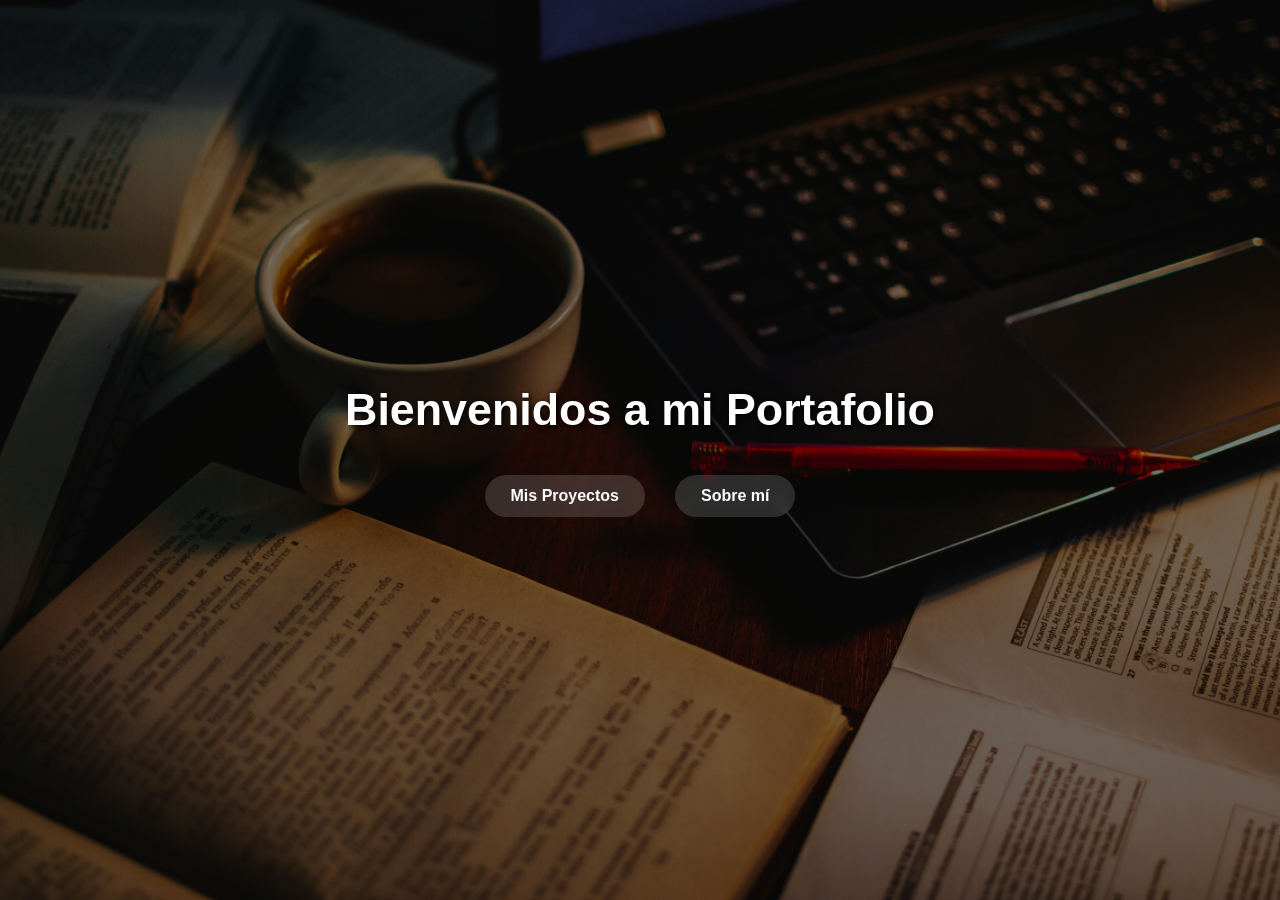
<file: index.html>
<!DOCTYPE html>
<html lang="es">
<head>
    <meta charset="UTF-8">
    <meta name="viewport" content="width=device-width, initial-scale=1.0">
    <title>Portafolio de Anabela Campos</title>
    <link rel="stylesheet" href="style.css">
</head>
<body>

    
    <header class="hero-section">
        <h1>Bienvenidos a mi Portafolio</h1>
        <nav>
            <ul>
                <li><a href="./proyectos/">Mis Proyectos</a></li>
                <li><a href="./sobre-mi/">Sobre mí</a></li>
            </ul>
        </nav>
    </header>

</body>
</html>
</file>
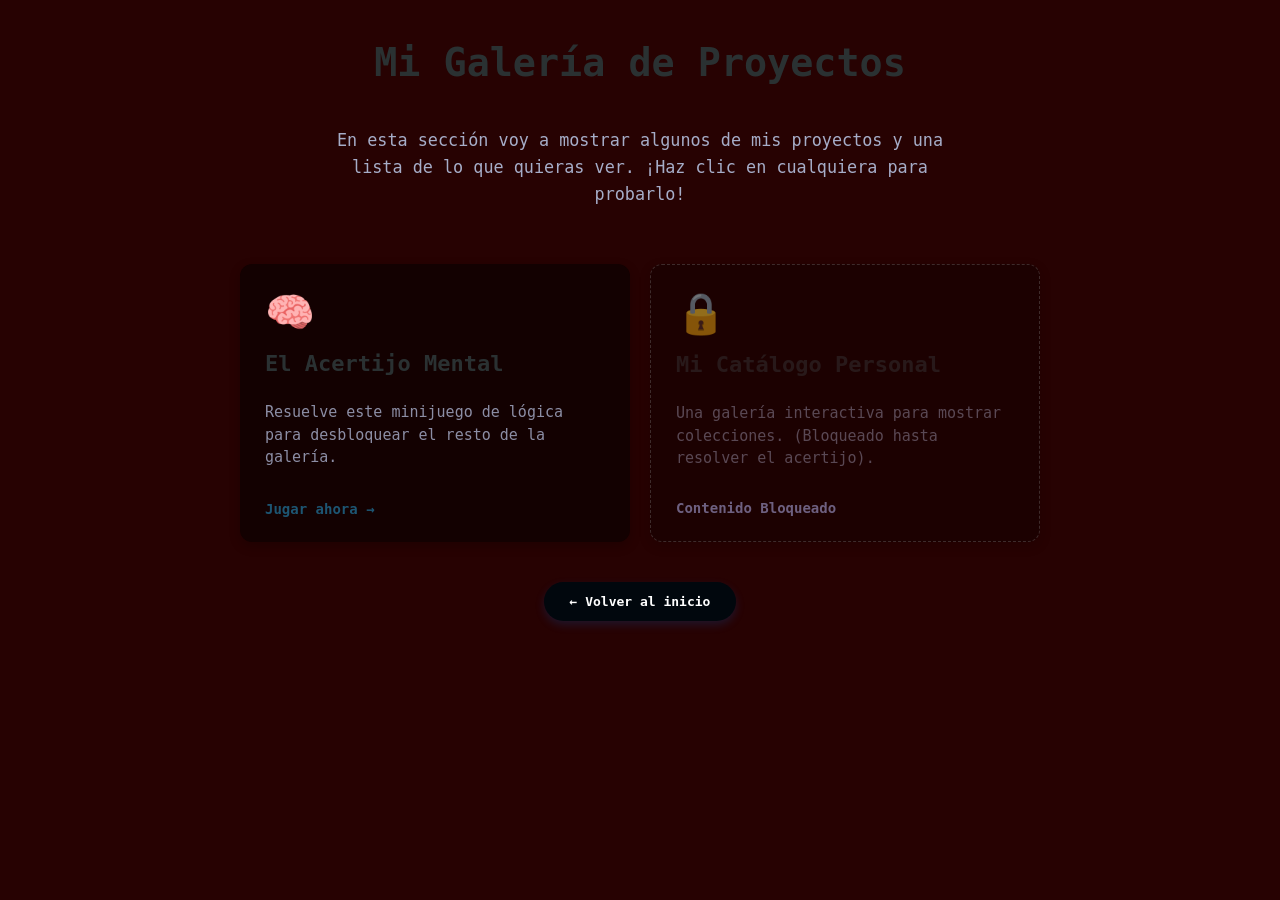
<file: proyectos/index.html>
<!DOCTYPE html>
<html lang="es">
<head>
    <meta charset="UTF-8">
    <meta name="viewport" content="width=device-width, initial-scale=1.0">
    <title>Mis Proyectos | Portafolio</title>
    <link rel="stylesheet" href="style.css">
</head>
<body>
    <div class="portfolio-container">
        <header>
            <h1 class="efecto-maquina-titulo">Mi Galería de Proyectos</h1>
            <div class="contenedor-tecleado-completo">
                <p>En esta sección voy a mostrar algunos de mis proyectos y una lista de lo que quieras ver. ¡Haz clic en cualquiera para probarlo!</p>
            </div>
        </header>

        <main class="projects-grid">
            <!-- 1. Tarjeta de tu mini-juego -->
            <a href="mini-juego/index.html" class="project-card tarjeta-acertijo">
                <div class="card-icon">🧠</div>
                <h2>El Acertijo Mental</h2>
                <p>Resuelve este minijuego de lógica para desbloquear el resto de la galería.</p>
                <span class="view-btn">Jugar ahora →</span>
            </a>

            <!-- 2. Tarjeta del Catálogo (Bloqueada) -->
            <div id="tarjetaCatalogo" class="project-card coming-soon">
                <div class="card-icon" id="iconoCatalogo">🔒</div>
                <h2>Mi Catálogo Personal</h2>
                <p>Una galería interactiva para mostrar colecciones. (Bloqueado hasta resolver el acertijo).</p>
                <span class="view-btn" id="textoBotonCatalogo">Contenido Bloqueado</span>
            </div>
        </main>

        <!-- SCRIPT DE DESBLOQUEO MEJORADO Y CORREGIDO -->
        <script>
            // Forzamos el uso de window de forma global para evitar bloqueos de rutas
            const acertijoResuelto = window.sessionStorage.getItem("acertijoCompletado");
            const tarjeta = document.getElementById("tarjetaCatalogo");
            const icono = document.getElementById("iconoCatalogo");
            const botonText = document.getElementById("textoBotonCatalogo");

            if (acertijoResuelto === "true") {
                // Quitamos el bloqueo visual de CSS
                tarjeta.classList.remove("coming-soon");
                
                // Forzamos la visibilidad y clics eliminando restricciones
                tarjeta.style.opacity = "1";
                tarjeta.style.cursor = "pointer";
                tarjeta.style.pointerEvents = "auto"; 
                
                // Cambiamos elementos visuales
                icono.innerText = "🧼";
                botonText.innerText = "Ver catálogo →";
                
                // Acción de clic para entrar al catálogo
                tarjeta.onclick = function() {
                    window.location.href = "catalogo/index.html";
                };
            }
        </script>

        <div class="contenedor-boton-abajo-centro">
            <a href="../index.html" class="boton-volver">← Volver al inicio</a>
        </div>
    </div>
</body>
</html>
</file>
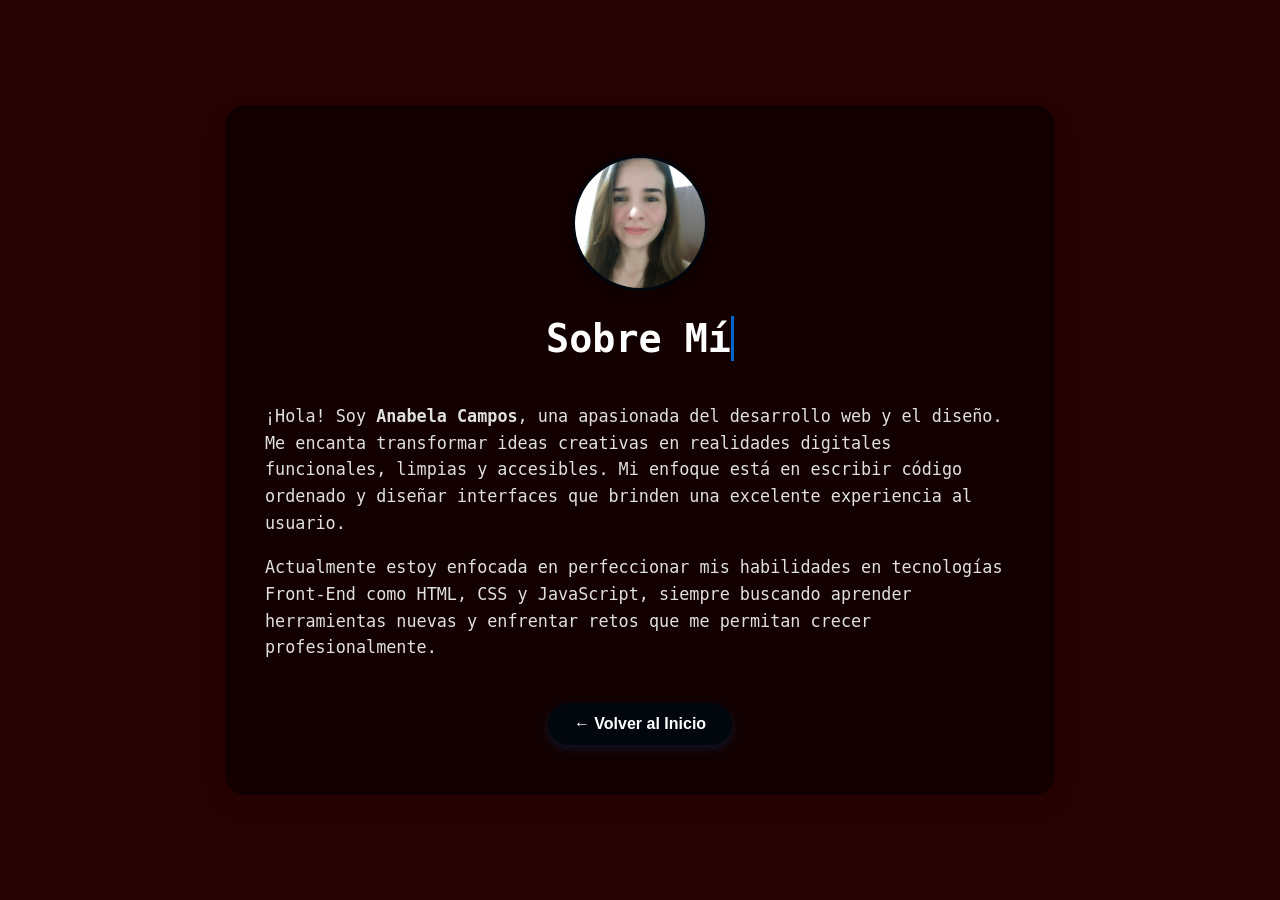
<file: sobre-mi/index.html>
<!DOCTYPE html>
<html lang="es">
<head>
    <meta charset="UTF-8">
    <meta name="viewport" content="width=device-width, initial-scale=1.0">
    <title>Sobre Mí - Portafolio</title>
    <link rel="stylesheet" href="../style.css">
</head>
<body class="sobre-mi-body">

    <section class="sobre-mi-seccion">
        <div class="sobre-mi-contenedor">
            
            <div class="sobre-mi-foto">
                <img src="marisol.jpg" alt="Foto de Marisol">
            </div>
            
            <h2 class="efecto-maquina-titulo">Sobre Mí</h2>
            
            <div class="contenedor-tecleado-completo">
                <p>
                    ¡Hola! Soy <strong>Anabela Campos</strong>, una apasionada del desarrollo web y el diseño. 
                    Me encanta transformar ideas creativas en realidades digitales funcionales, limpias y accesibles. 
                    Mi enfoque está en escribir código ordenado y diseñar interfaces que brinden una excelente experiencia al usuario.
                </p>
                <p>
                    Actualmente estoy enfocada en perfeccionar mis habilidades en tecnologías Front-End como HTML, 
                    CSS y JavaScript, siempre buscando aprender herramientas nuevas y enfrentar retos que me permitan crecer profesionalmente.
                </p>
            </div>
            
            <div class="contenedor-boton-fijo">
                <a href="../" class="boton-volver">← Volver al Inicio</a>
            </div>

        </div>
    </section>

</body>
</html>
</file>
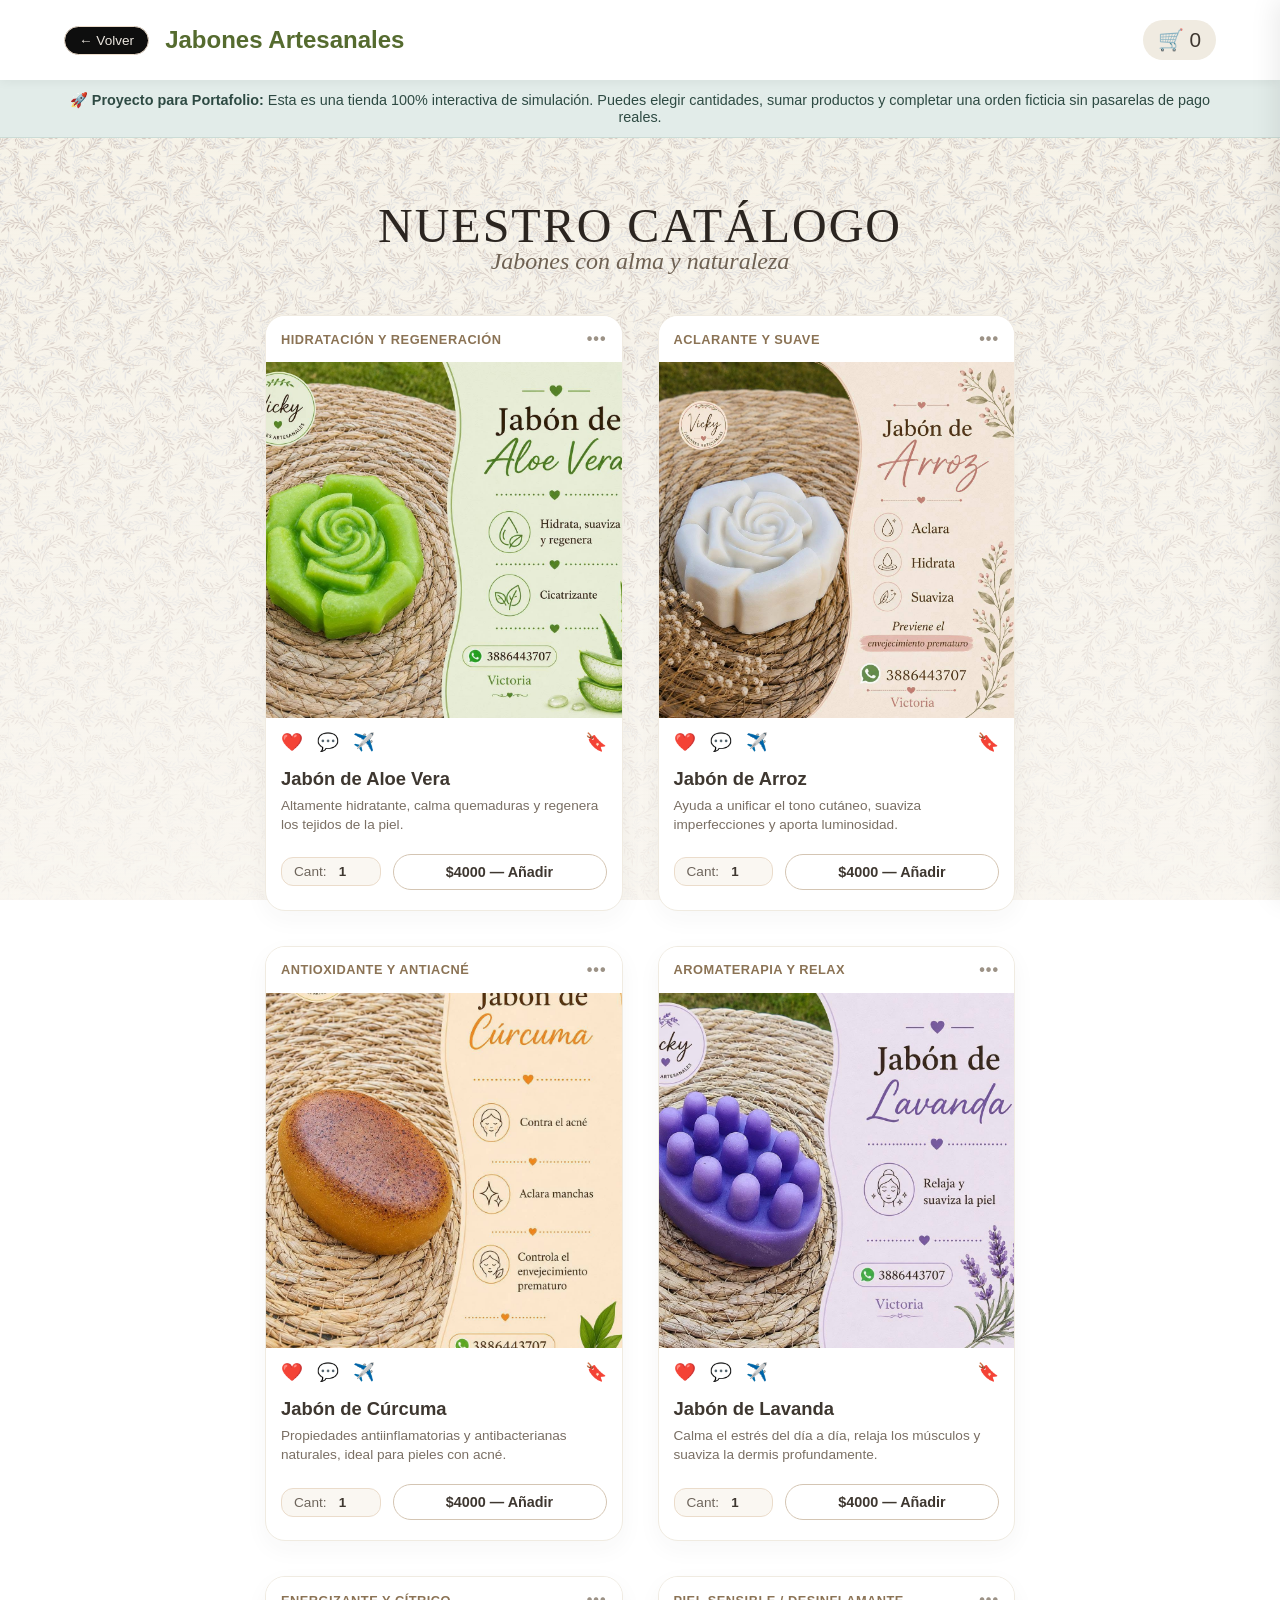
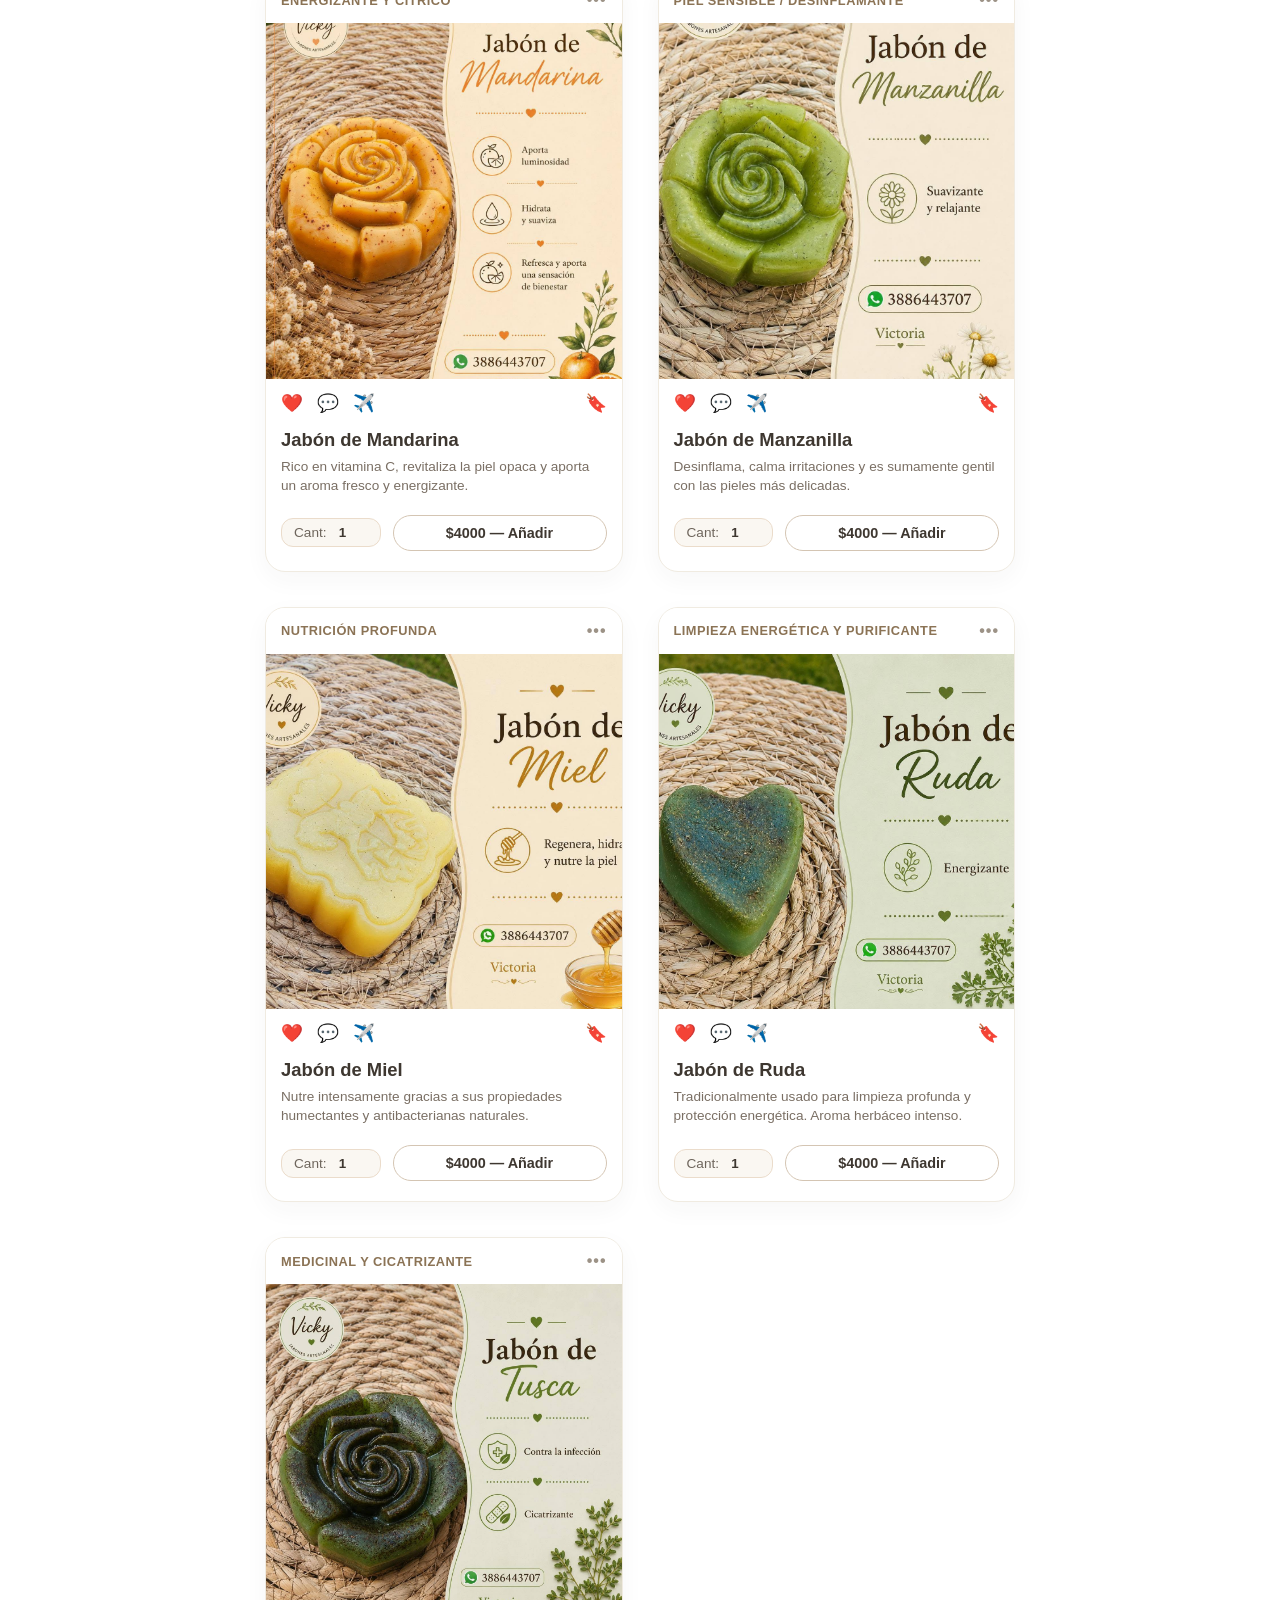
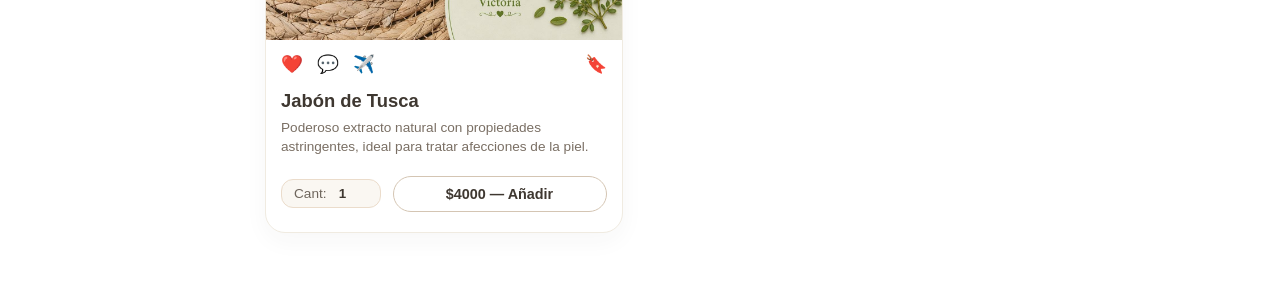
<file: proyectos/catalogo/index.html>
<!DOCTYPE html>
<html lang="es">
<head>
    <meta charset="UTF-8">
    <meta name="viewport" content="width=device-width, initial-scale=1.0">
    <title>Esencia Vital | Catálogo de Jabones (Proyecto de Portafolio)</title>
    <link rel="stylesheet" href="style.css">
</head>
<body>

    <header>
        <div class="header-izquierda">
            <a href="../index.html" class="btn-volver-nav">← Volver</a>
            <div class="logo">Jabones Artesanales</div>
        </div>

        <div class="carrito-icono" onclick="alternarCarrito()">
            🛒 <span id="contador-carrito">0</span>
        </div>
    </header>


    <div class="banner-portafolio">
        <p>🚀 <strong>Proyecto para Portafolio:</strong> Esta es una tienda 100% interactiva de simulación. Puedes elegir cantidades, sumar productos y completar una orden ficticia sin pasarelas de pago reales.</p>
    </div>

    <main>
        <div class="catalogo-header-top">
            <h1 class="titulo-catalogo">Nuestro Catálogo</h1>
            <p class="subtitulo-catalogo">Jabones con alma y naturaleza</p>
        </div>
        <div id="contenedor-productos" class="cuadrula-productos"></div>
    </main>

    <aside id="carrito-lateral" class="carrito-lateral">
        <div class="carrito-header">
            <h2>Tu Carrito</h2>
            <button class="btn-cerrar" onclick="alternarCarrito()">✕</button>
        </div>
        
        <div id="carrito-items"></div>

        <div class="carrito-total">
            <p>Total: $ <span id="precio-total">0.00</span></p>
            <button id="btn-comprar" onclick="simularCompra()">Finalizar Compra Simulada</button>
        </div>
    </aside>
    <div id="modal-agradecimiento" class="modal-oculto">
        <div class="contenido-modal">
            <h2>¡Muchas Gracias! ❤️</h2>
            <p>Gracias por jugar con la adivinanza, probar el simulador de compras y explorar mi portafolio.</p>
            <p class="firma">— Anabela Campos</p>
            <button id="btn-cerrar-modal">Cerrar</button>
        </div>
    </div>
    <script src="script.js"></script>
</body>
</html>
</file>
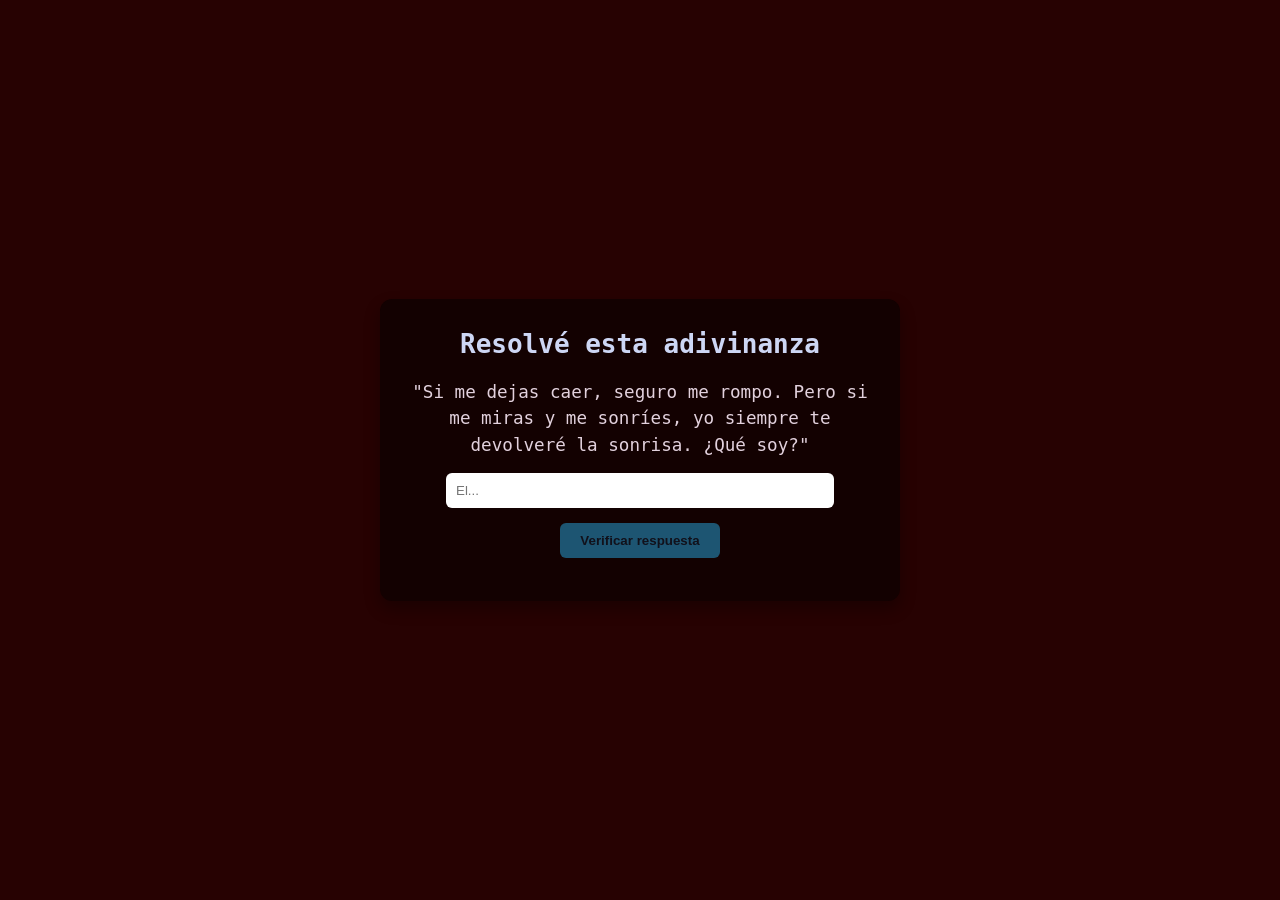
<file: proyectos/mini-juego/index.html>
<!DOCTYPE html>
<html lang="es">
<head>
    <meta charset="UTF-8">
    <meta name="viewport" content="width=device-width, initial-scale=1.0">
    <title>El Acertijo del Programador</title>
    <link rel="stylesheet" href="style.css">
</head>
<body>
    <div class="game-container" id="gameBox">
        <!-- Título principal con efecto máquina rápido -->
        <h1 class="efecto-maquina-titulo">Resolvé esta adivinanza</h1>
        
        <!-- Contenedor para que la adivinanza aparezca MUY lento -->
        <div class="contenedor-adivinanza-lenta">
            <p class="riddle">"Si me dejas caer, seguro me rompo. Pero si me miras y me sonríes, yo siempre te devolveré la sonrisa. ¿Qué soy?"</p>
        </div>
        
        <input type="text" id="answerInput" placeholder="El...">
        <button onclick="checkAnswer()">Verificar respuesta</button>
        <p id="errorMessage" class="error"></p>
    </div>

    <script src="script.js"></script>
</body>
</html>
</file>
<file: style.css>
body {
    font-family: Arial, sans-serif; 
    background-color: #f2f2f2;
    margin: 0; 
    padding: 0;
}

a {
    text-decoration: none;
    color: #0066cc;
    font-weight: bold;
}

.hero-section {
    
    background-image: linear-gradient(rgba(0, 0, 0, 0.5), rgba(0, 0, 0, 0.5)), url('portada.jpg');
    
    background-position: center;
    background-size: cover;
    background-repeat: no-repeat;
    
    height: 100vh; 
    padding: 0 20px; 
    box-sizing: border-box;
    
    display: flex;
    flex-direction: column;
    justify-content: center; 
    align-items: center;     
}


.hero-section h1 {
    color: #ffffff; 
    text-shadow: 2px 2px 5px rgba(0, 0, 0, 0.8);
    font-size: 2.8rem;
    margin-top: 0;
    margin-bottom: 40px;
    width: 100%;
    max-width: 800px;
    text-align: center;

    animation: letrasFlotantes 1.5s ease-out forwards;
}


@keyframes letrasFlotantes {
    0% {
        opacity: 0;
        transform: translateY(40px); 
    }
    100% {
        opacity: 1;
        transform: translateY(0);    
    }
}

.hero-section nav {
    width: 100%; 
}

.hero-section nav ul {
    list-style: none;
    padding: 0;
    margin: 0;
    display: flex;
    justify-content: center; 
    flex-wrap: wrap;        
    gap: 30px; 
}

.hero-section nav ul li a {
    color: #ffffff !important;
    text-decoration: none;
    font-weight: bold;
    background-color: rgba(255, 255, 255, 0.15); 
    padding: 12px 26px;                           
    border-radius: 25px;                          
    backdrop-filter: blur(5px);                   
    transition: all 0.3s ease;
    display: inline-block;                        
}

.hero-section nav ul li a:hover {
    background-color: rgba(255, 255, 255, 0.35);
    transform: translateY(-3px);                  
    box-shadow: 0 5px 15px rgba(0,0,0,0.4);       
}

.sobre-mi-foto img {
    width: 120px !important;       
    height: 120px !important;      
    object-fit: cover;             
    border-radius: 50%;            
    border: 3px solid #01050a;     
    box-shadow: 0 4px 12px rgba(0, 0, 0, 0.1); 
    display: block;
    margin: 0 auto;     
}
.sobre-mi-body {
    background-color: #270202;
    margin: 0;
    padding: 0;
}

.sobre-mi-seccion {
    display: flex;
    justify-content: center;
    align-items: center;
    min-height: 100vh;
    padding: 40px 20px;
    box-sizing: border-box;
}

.sobre-mi-contenedor {
    display: flex;
    flex-direction: column; 
    align-items: center;    
    text-align: center;     
    max-width: 750px;
    width: 100%;
    background-color: #130101; 
    padding: 50px 40px;
    border-radius: 20px;
    box-shadow: 0 10px 30px rgba(0,0,0,0.05);
}

.sobre-mi-foto img {
    width: 130px !important;
    height: 130px !important;
    object-fit: cover;
    border-radius: 50%;
    border: 3px solid #01070e;
    box-shadow: 0 4px 15px rgba(0, 0, 0, 0.1);
    margin-bottom: 25px; 
}

.efecto-maquina-titulo {
    font-family: monospace;
    font-size: 2.4rem;
    color: #ffffff; /* Cambiado a blanco para que resalte en el fondo oscuro */
    overflow: hidden;
    white-space: nowrap;
    margin: 0 auto 25px auto;
    width: 0;
    border-right: 3px solid #0066cc; /* Cursor parpadeante opcional */
    animation: teclearTitulo 1s steps(8) forwards; /* "Sobre Mí" tiene 8 caracteres */
}

@keyframes teclearTitulo {
    from { width: 0; }
    to { width: 8ch; } /* Se expande exactamente 8 caracteres */
}


.contenedor-tecleado-completo {
    font-family: monospace;
    font-size: 1.05rem;
    color: #e0e0e0; /* Color claro para contraste */
    line-height: 1.6;
    text-align: left;
    max-width: 750px;
    margin: 0 auto;
    
    /* Configuración de la animación */
    overflow: hidden;
    max-height: 0;
    animation: teclearTextoLargo 2s ease-out 1s forwards;
}

@keyframes teclearTextoLargo {
    from { 
        max-height: 0; 
    }
    to { 
        max-height: 1000px; /* Un valor lo suficientemente alto para tus párrafos */
    }
}


.boton-volver {
    display: inline-block;
    background-color: #01070d !important; 
    color: #ffffff !important;          
    padding: 12px 26px;
    border-radius: 20px;
    text-decoration: none;
    font-weight: bold;
    margin-top: 25px;
    box-shadow: 0 4px 10px rgba(0, 102, 204, 0.2);
    transition: all 0.3s ease;
}

.boton-volver:hover {
    background-color: #010408 !important;
    transform: translateY(-2px);
    box-shadow: 0 6px 15px rgba(0, 102, 204, 0.4);
}
</file>
<file: proyectos/style.css>
body {
    font-family: monospace;
    background-color: #270202;
    color: #270202;
    margin: 0;
    padding: 40px 20px;
    display: flex;
    justify-content: center;
}
/* Definimos la animación de entrada suave */
@keyframes fadeInUp {
    from {
        opacity: 0;
        transform: translateY(20px); 
    }
    to {
        opacity: 1;
        transform: translateY(0);    
    }
}

/* Aplicamos la animación a la rejilla de proyectos */
.projects-grid {
    animation: fadeInUp 0.8s ease-out forwards;
}

.portfolio-container {
    max-width: 800px;
    width: 100%;
}
header {
    text-align: center;
    margin-bottom: 40px;
}
header h1 { color: #f5c2e7; margin-bottom: 10px; }
header p { color: #a6adc8; }

/* Rejilla para acomodar las tarjetas de lado a lado */
.projects-grid {
    display: grid;
    grid-template-columns: repeat(auto-fit, minmax(280px, 1fr));
    gap: 20px;
}

/* Estilo de cada tarjeta */
.project-card {
    background-color: #130101;
    border-radius: 12px;
    padding: 25px;
    text-decoration: none; 
    color: inherit;
    box-shadow: 0 4px 12px rgba(0,0,0,0.2);
    transition: transform 0.2s, box-shadow 0.2s;
    display: flex;
    flex-direction: column;
}
.project-card:hover {
    transform: translateY(-5px);
    box-shadow: 0 8px 20px rgba(0,0,0,0.4);
    border: 1px solid #f5c2e7;
}
.card-icon { font-size: 40px; margin-bottom: 15px; }
.project-card h2 { margin: 0 0 10px 0; color: #2a3132; font-size: 22px; }
.project-card p { color: #a6adc8d2; font-size: 15px; line-height: 1.5; flex-grow: 1; }

.view-btn {
    margin-top: 15px;
    font-weight: bold;
    color: #1d5572;
    font-size: 14px;
}

/* Estilo opcional para tarjetas bloqueadas o futuras */
.coming-soon { opacity: 0.6; cursor: not-allowed; }
.coming-soon .view-btn { color: #b4befe; }

/* --- ANIMACIÓN MÁQUINA DE ESCRIBIR PARA LA GALERÍA --- */

.efecto-maquina-titulo {
    font-family: monospace;
    font-size: 2.4rem;
    color: #2a3132; 
    overflow: hidden;
    white-space: nowrap;
    margin: 0 auto 25px auto;
    width: 0;
    
    /* Inicia de inmediato y dura 1.5 segundos */
    animation: teclearTituloGaleria 1.5s ease-out forwards;
}

.contenedor-tecleado-completo {
    font-family: monospace;
    font-size: 1.05rem;
    color: #555555; 
    line-height: 1.6;
    text-align: center; 
    max-width: 650px;
    margin: 0 auto 40px auto;
    
    overflow: hidden; 
    max-height: 0;    
    
    animation: teclearTextoLargoGaleria 3s linear 1.5s forwards;
}


@keyframes teclearTituloGaleria {
  from { width: 0; }
  to { width: 800px; } 
}

@keyframes teclearTextoLargoGaleria {
  from { max-height: 0; }
  to { max-height: 200px; } 
}
/* Asegura que las dos tarjetas se pongan una al lado de la otra en PC */
@media (min-width: 768px) {
    .projects-grid {
        display: grid;
        grid-template-columns: 1fr 1fr;
        gap: 20px;
        margin-bottom: 40px; 
    }
}

/* Contenedor que empuja el botón al centro absoluto abajo */
.contenedor-boton-abajo-centro {
    display: flex;
    justify-content: center; 
    align-items: center;
    width: 100%;            
    margin-top: 40px;      
}


/* Tu diseño original del botón (se mantiene intacto) */
.boton-volver {
    display: inline-block;
    background-color: #01070d !important;
    color: #ffffff !important;
    padding: 12px 26px;
    border-radius: 20px;
    text-decoration: none;
    font-weight: bold;
    box-shadow: 0 4px 10px rgba(0, 102, 204, 0.2);
    transition: all 0.3s ease;
    white-space: nowrap;
}

.boton-volver:hover {
    background-color: #010408 !important;
    transform: translateY(-2px);
    box-shadow: 0 6px 15px rgba(0, 102, 204, 0.4);
}

/* Estilo para la tarjeta bloqueada */
.coming-soon {
    opacity: 0.5;                
    cursor: not-allowed;         
    pointer-events: none;        
    border: 1px dashed #555;    
}
</file>
<file: proyectos/catalogo/style.css>
/* ==========================================
   1. CONFIGURACIÓN GENERAL Y FUENTES
   ========================================== */
* {
    margin: 0;
    padding: 0;
    box-sizing: border-box;
    font-family: 'Plus Jakarta Sans', sans-serif; 
}

body {
    background-image: 
        linear-gradient(to bottom, transparent, rgba(250, 247, 242, 0.85)), 
        url('./imagenes/fondebeige.jpg'); 
    background-repeat: repeat;       
    background-size: 280px;          
    background-attachment: fixed;    
    color: #3e3730;                  
}

/* ==========================================
   2. ENCABEZADOS Y NAVBAR
   ========================================== */
header {
    background-color: #ffffff;
    padding: 20px 5%;
    display: flex;
    justify-content: space-between;
    align-items: center;
    box-shadow: 0 2px 10px rgba(0,0,0,0.05);
    position: sticky;
    top: 0;
    z-index: 10;
}

.logo {
    font-size: 1.5rem;
    font-weight: bold;
    color: #556b2f; 
}

.carrito-icono {
    font-size: 1.3rem;
    cursor: pointer;
    background: #f0ebe1;
    padding: 8px 15px;
    border-radius: 20px;
    transition: 0.3s;
}

.carrito-icono:hover {
    background: #e3dac9;
}

/* Banner de Portafolio superior */
.banner-portafolio {
    background-color: #e2ece9;
    color: #2e4a43;
    padding: 12px 5%;
    text-align: center;
    font-size: 0.9rem;
    border-bottom: 1px solid #cbdcd6;
}

.catalogo-header-top {
    text-align: center;
    margin-top: 40px;
    margin-bottom: 40px;
    width: 100%;
}


.titulo-catalogo {
    font-family: 'Playfair Display', serif;
    font-size: 3rem;
    font-weight: 400;
    letter-spacing: 2px;
    color: #2b2520;
    text-transform: uppercase;
}

.subtitulo-catalogo {
    font-family: 'Playfair Display', serif;
    font-style: italic; 
    font-size: 1.5rem;
    color: #6e6153;
    margin-top: -5px;
}

/* ==========================================
   3. CUADRÍCULA DEL CATÁLOGO
   ========================================== */
main {
    padding: 20px 5% 60px 5%;
}

.cuadrula-productos {
    display: grid;
    /* Aquí forzamos las dos columnas en PC */
    grid-template-columns: repeat(2, 1fr); 
    gap: 35px;
    max-width: 750px; 
    margin: 0 auto;  
}


/* 📱 Ajuste automático para que en celulares se vea de uno en uno */
@media (max-width: 768px) {
    .cuadrula-productos {
        grid-template-columns: 1fr; 
        gap: 25px;
    }
}

/* ==========================================
   4. TARJETA ESTILO INSTAGRAM / CATÁLOGO
   ========================================== */
.tarjeta-instagram {
    background: #ffffff;
    border-radius: 20px; 
    overflow: hidden;
    box-shadow: 0 8px 24px rgba(62, 55, 48, 0.04);
    border: 1px solid #f0ebe1;
    display: flex;
    flex-direction: column;
}

.insta-header {
    display: flex;
    justify-content: space-between;
    align-items: center;
    padding: 14px 15px;
    background: #ffffff;
}

.categoria-insta {
    font-size: 0.8rem;
    font-weight: 600;
    color: #8b7355;
    text-transform: uppercase;
    letter-spacing: 0.5px;
}

.tres-puntos {
    color: #9c9286;
    letter-spacing: 1px;
    cursor: pointer;
    font-weight: bold;
}

/* Contenedor cuadrado para las fotos de tus jabones */
.insta-img-container {
    width: 100%;
    position: relative;
    padding-top: 100%; 
}

.insta-img-container img {
    position: absolute;
    top: 0;
    left: 0;
    width: 100%;
    height: 100%;
    object-fit: cover;
}

/* Barra de acciones inferiores de la foto */
.insta-actions {
    display: flex;
    justify-content: space-between;
    padding: 14px 15px 5px 15px;
    font-size: 1.1rem;
}

.insta-icons-left {
    display: flex;
    gap: 14px;
}

.icon-btn {
    cursor: pointer;
    transition: transform 0.2s;
}

.icon-btn:hover {
    transform: scale(1.2);
}

/* Bloque de textos y compra */
.insta-body {
    padding: 10px 15px 20px 15px;
    display: flex;
    flex-direction: column;
    flex-grow: 1;
}

.insta-body h3 {
    font-size: 1.15rem;
    margin-bottom: 6px;
    color: #3e3730;
    font-weight: 600;
}

.insta-body p {
    font-size: 0.85rem;
    color: #7a6f64;
    line-height: 1.4;
    margin-bottom: 20px;
    flex-grow: 1;
}

/* Fila de controles */
.insta-footer-row {
    display: flex;
    justify-content: space-between;
    align-items: center;
    gap: 12px;
    margin-top: auto;
}

.selector-cantidad-insta {
    display: flex;
    align-items: center;
    gap: 6px;
    font-size: 0.85rem;
    color: #6e655c;
    background: #faf7f2;
    padding: 6px 12px;
    border-radius: 12px;
    border: 1px solid #ebdccb;
}

.selector-cantidad-insta input {
    width: 35px;
    border: none;
    background: transparent;
    text-align: center;
    font-weight: bold;
    color: #3e3730;
    outline: none;
}

/* Botón ovalado calcado de tu imagen */
.btn-precio-comprar {
    background: #ffffff;
    color: #3e3730;
    border: 1.5px solid #d4c5b3;
    padding: 9px 20px;
    border-radius: 30px; 
    font-size: 0.9rem;
    font-weight: 600;
    cursor: pointer;
    transition: all 0.25s ease;
    flex-grow: 1;
    text-align: center;
}

.btn-precio-comprar:hover {
    background: #3e3730;
    color: #ffffff;
    border-color: #3e3730;
    box-shadow: 0 4px 12px rgba(62, 55, 48, 0.15);
}

/* ==========================================
   5. CARRITO LATERAL DESPLEGABLE
   ========================================== */
.carrito-lateral {
    position: fixed;
    top: 0;
    right: -360px;
    width: 360px;
    height: 100%;
    background: white;
    box-shadow: -5px 0 25px rgba(0,0,0,0.08);
    transition: right 0.3s cubic-bezier(0.4, 0, 0.2, 1);
    z-index: 100;
    padding: 25px;
    display: flex;
    flex-direction: column;
}

.carrito-lateral.activo {
    right: 0;
}

.carrito-header {
    display: flex;
    justify-content: space-between;
    align-items: center;
    border-bottom: 1px solid #f0ebe1;
    padding-bottom: 15px;
}

.btn-cerrar {
    background: none;
    border: none;
    font-size: 1.3rem;
    cursor: pointer;
    color: #9c9286;
}

#carrito-items {
    flex-grow: 1;
    overflow-y: auto;
    padding: 15px 0;
}

.carrito-item {
    display: flex;
    justify-content: space-between;
    align-items: center;
    background: #fdfbf7;
    padding: 12px;
    border-radius: 10px;
    margin-bottom: 12px;
    border: 1px solid #f0ebe1;
}

.item-detalles h4 {
    font-size: 0.95rem;
    margin-bottom: 4px;
    color: #3e3730;
}

.item-detalles p {
    font-size: 0.85rem;
    color: #7a6f64;
}

.btn-eliminar {
    background: none;
    border: none;
    cursor: pointer;
    font-size: 1.1rem;
}

.carrito-total {
    border-top: 1px solid #f0ebe1;
    padding-top: 20px;
}

.carrito-total p {
    font-size: 1.15rem;
    font-weight: bold;
    display: flex;
    justify-content: space-between;
    margin-bottom: 15px;
    color: #2b2520;
}

#btn-comprar {
    background-color: #8b7355;
    color: white;
    border: none;
    width: 100%;
    padding: 14px;
    border-radius: 30px; /* Ovalado también para mantener consistencia */
    font-weight: bold;
    cursor: pointer;
    transition: 0.2s;
    font-size: 0.95rem;
    letter-spacing: 0.5px;
}

#btn-comprar:hover {
    background-color: #6e5940;
}
/* ==========================================
   BOTÓN VOLVER EN LA BARRA DE NAVEGACIÓN
   ========================================== */
.header-izquierda {
    display: flex;
    align-items: center;
    gap: 16px;           
}


.btn-volver-nav {
    display: inline-block;
    text-decoration: none;
    background-color: #0e0e0e; /* Fondo crema suave para contrastar con el navbar blanco */
    color: #eae5de;            /* Marrón suave para el texto */
    border: 1px solid #ebdccb;
    padding: 6px 14px;
    border-radius: 20px;       /* Forma ovalada estética */
    font-size: 0.85rem;
    font-weight: 500;
    transition: all 0.25s ease;
}

.btn-volver-nav:hover {
    background-color: #556b2f; /* Cambia al verde oliva de tu marca */
    color: #ffffff;            /* Letra blanca al pasar el mouse */
    border-color: #556b2f;
    box-shadow: 0 4px 10px rgba(85, 107, 47, 0.15);
}
#modal-agradecimiento {
    position: fixed;
    top: 0;
    left: 0;
    width: 100%;
    height: 100%;
    background-color: rgba(0, 0, 0, 0.85);
    display: flex;
    justify-content: center;
    align-items: center;
    z-index: 9999; 
    opacity: 0;
    pointer-events: none;
    transition: opacity 0.4s ease;
}

#modal-agradecimiento.mostrar-modal {
    opacity: 1;
    pointer-events: auto;
}

.contenido-modal {
    background-color: #130101; 
    border: 2px solid #28a745; 
    padding: 40px;
    border-radius: 20px;
    text-align: center;
    max-width: 450px;
    width: 90%;
    box-shadow: 0 10px 40px rgba(40, 167, 69, 0.3);
    box-sizing: border-box;
    color: #ffffff;
    font-family: Arial, sans-serif;
}

.contenido-modal h2 {
    margin-top: 0;
    color: #28a745;
}

.firma {
    font-family: monospace;
    font-weight: bold;
    margin-top: 20px;
    color: #28a745;
}

#btn-cerrar-modal {
    background-color: #444;
    color: white;
    border: none;
    padding: 8px 20px;
    border-radius: 15px;
    cursor: pointer;
    margin-top: 15px;
    transition: background 0.3s;
}

#btn-cerrar-modal:hover {
    background-color: #555;
}
</file>
<file: proyectos/mini-juego/style.css>
body {
    font-family: monospace;
    background-color: #270202;
    color: #cdd6f4;
    display: flex;
    justify-content: center;
    align-items: center;
    height: 100vh;
    margin: 0;
}

.game-container {
    background-color: #130101;
    padding: 30px;
    border-radius: 12px;
    box-shadow: 0 8px 16px rgba(0,0,0,0.3);
    text-align: center;
    max-width: 460px;
}

input {
    width: 80%;
    padding: 10px;
    margin: 15px 0;
    border-radius: 6px;
    border: none;
}

button {
    background-color: #1d5572;
    color: #11111b;
    border: none;
    padding: 10px 20px;
    font-weight: bold;
    border-radius: 6px;
    cursor: pointer;
}

button:hover { background-color: #94e2d5; }
.error { color: #f38ba8; margin-top: 10px; font-weight: bold; }
.gift-emoji { font-size: 80px; margin: 20px 0; animation: bounce 1s infinite alternate; }

@keyframes bounce { from { transform: translateY(0); } to { transform: translateY(-10px); } }

.efecto-maquina-titulo {
    overflow: hidden;
    white-space: nowrap;
    margin: 0 auto 20px auto;
    width: 0;
    animation: teclearTituloJuego 1.2s ease-out forwards;
}

.contenedor-adivinanza-lenta {
    overflow: hidden; 
    max-height: 0;    
    animation: teclearAdivinanza 3s linear 1.2s forwards;
}

.riddle {
    margin: 0;
    line-height: 1.5;
    font-size: 1.1rem;
    color: #e2d1dd;
}

/* --- KEYFRAMES --- */
@keyframes teclearTituloJuego {
  from { width: 0; }
  to { width: 100%; } 
}

@keyframes teclearAdivinanza {
  from { max-height: 0; }
  to { max-height: 150px; } 
}
</file>
